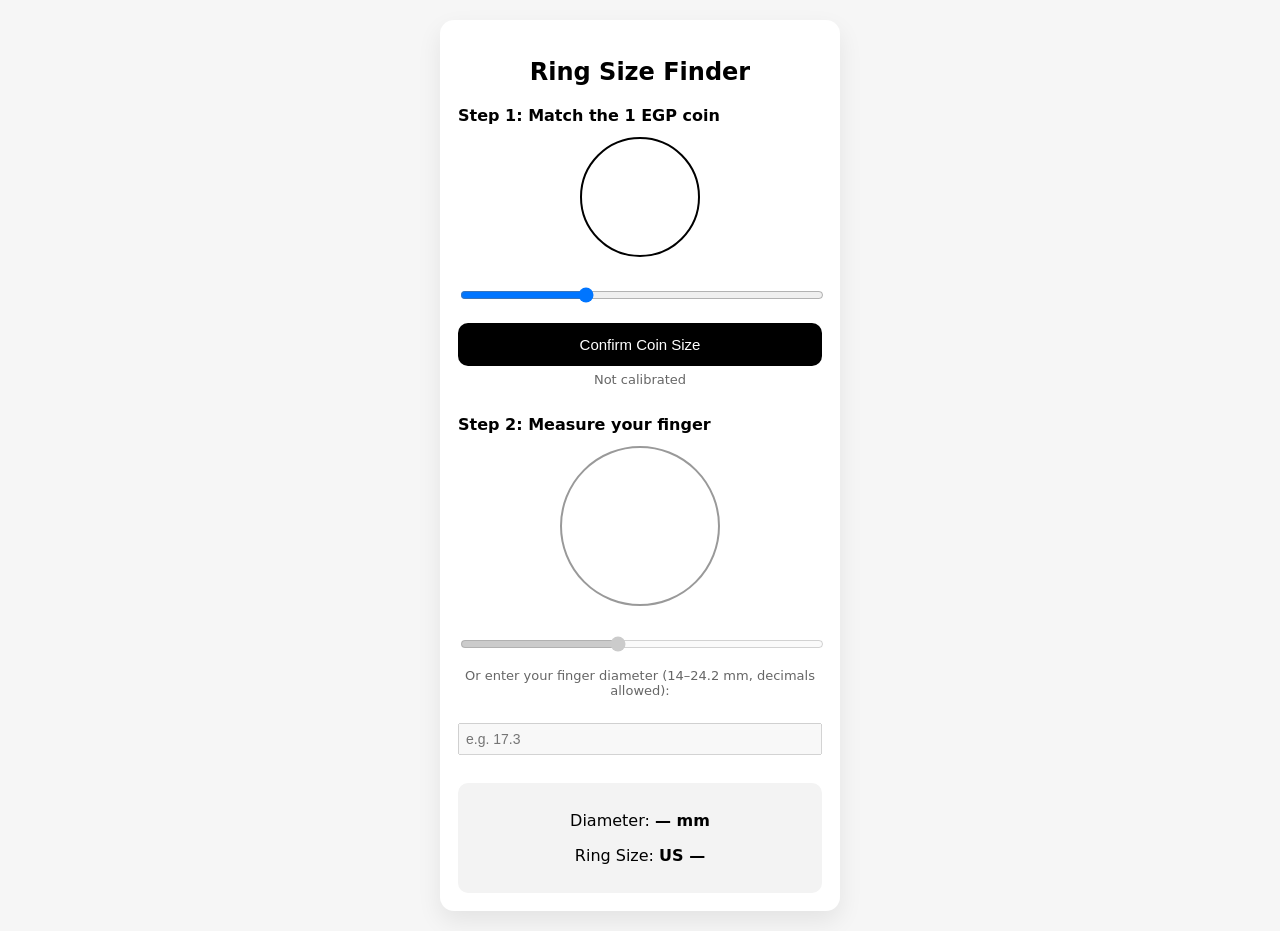
<file: Sizer.html>
<!DOCTYPE html>
<html lang="en">
<head>
<meta charset="UTF-8">
<meta name="viewport" content="width=device-width, initial-scale=1.0">
<title>Ring Size Finder</title>
<style>
  * { box-sizing: border-box; }
  body { margin: 0; padding: 0; background: #f6f6f6; font-family: system-ui, sans-serif; }
  .ring-sizer { max-width: 400px; margin: 20px auto; background: #fff; padding: 18px; border-radius: 14px; box-shadow: 0 10px 25px rgba(0,0,0,0.08); }
  h2 { text-align: center; margin-bottom: 20px; }
  .step { margin-bottom: 28px; }
  .step-title { font-weight: 600; margin-bottom: 10px; }
  .circle { margin: 12px auto; border: 2px solid #000; border-radius: 50%; transition: width 0.15s ease, height 0.15s ease; }
  #coin { width: 120px; height: 120px; max-width: 80vw; max-height: 80vw; }
  #finger { width: 160px; height: 160px; max-width: 90vw; max-height: 90vw; }
  .disabled { opacity: 0.4; }
  input[type="range"], input[type="text"] { width: 100%; margin-top: 12px; padding: 6px; font-size: 14px; }
  button { width: 100%; padding: 13px; margin-top: 10px; font-size: 15px; border-radius: 10px; border: none; cursor: pointer; }
  #lockBtn { background: #000; color: #fff; }
  #resetBtn { background: #fff; color: #000; border: 1px solid #000; display: none; }
  button:disabled { background: #aaa; cursor: not-allowed; }
  .hint { font-size: 13px; color: #666; text-align: center; margin-top: 6px; }
  .result { text-align: center; padding: 12px; background: #f3f3f3; border-radius: 10px; }
  @media (max-width: 480px) { .ring-sizer { padding: 12px; } button { font-size: 14px; padding: 12px; } }
</style>
</head>
<body>

<div class="ring-sizer">
  <h2>Ring Size Finder</h2>

  <!-- STEP 1: Coin Calibration -->
  <div class="step">
    <p class="step-title">Step 1: Match the 1 EGP coin</p>
    <div class="circle" id="coin"></div>
    <input type="range" min="80" max="200" value="120" id="coinSlider">
    <button id="lockBtn">Confirm Coin Size</button>
    <button id="resetBtn">Recalibrate</button>
    <p class="hint" id="status">Not calibrated</p>
  </div>

  <!-- STEP 2: Finger Measurement -->
  <div class="step">
    <p class="step-title">Step 2: Measure your finger</p>
    <div class="circle disabled" id="finger"></div>
    <input type="range" min="100" max="240" value="160" id="fingerSlider" disabled>
    <p class="hint">Or enter your finger diameter (14–24.2 mm, decimals allowed):</p>
    <input type="text" id="mmInput" disabled placeholder="e.g. 17.3">
  </div>

  <!-- RESULT -->
  <div class="result">
    <p>Diameter: <strong><span id="mm">—</span> mm</strong></p>
    <p>Ring Size: <strong>US <span id="size">—</span></strong></p>
  </div>
</div>

<script>
const coin = document.getElementById("coin");
const finger = document.getElementById("finger");
const coinSlider = document.getElementById("coinSlider");
const fingerSlider = document.getElementById("fingerSlider");
const mmInput = document.getElementById("mmInput");
const lockBtn = document.getElementById("lockBtn");
const resetBtn = document.getElementById("resetBtn");
const mmText = document.getElementById("mm");
const sizeText = document.getElementById("size");
const statusText = document.getElementById("status");

let pxPerMM = null;
let locked = false;

function getRingSizeTable() {
  return [
    { mm: 14.0, us: 3 },
    { mm: 14.8, us: 4 },
    { mm: 15.2, us: 4.5 },
    { mm: 15.6, us: 5 },
    { mm: 16.0, us: 5.5 },
    { mm: 16.5, us: 6 },
    { mm: 16.9, us: 6.5 },
    { mm: 17.3, us: 7 },
    { mm: 17.7, us: 7.5 },
    { mm: 18.2, us: 8 },
    { mm: 18.6, us: 8.5 },
    { mm: 19.0, us: 9 },
    { mm: 19.4, us: 9.5 },
    { mm: 19.8, us: 10 },
    { mm: 20.2, us: 10.5 },
    { mm: 20.6, us: 11 },
    { mm: 21.0, us: 11.5 },
    { mm: 21.4, us: 12 },
    { mm: 21.8, us: 12.5 },
    { mm: 22.2, us: 13 },
    { mm: 22.6, us: 13.5 },
    { mm: 23.0, us: 14 },
    { mm: 23.4, us: 14.5 },
    { mm: 23.8, us: 15 },
    { mm: 24.2, us: 15.5 }
  ];
}

const maxDiameterMM = Math.max(...getRingSizeTable().map(r => r.mm));

/* STEP 1 — COIN CALIBRATION */
coinSlider.addEventListener("input", () => {
  if (locked) return;
  const px = coinSlider.value;
  coin.style.width = px + "px";
  coin.style.height = px + "px";
});

/* LOCK CALIBRATION */
lockBtn.addEventListener("click", () => {
  const px = coinSlider.value;
  pxPerMM = px / 25; // 1 EGP coin = 25mm
  locked = true;

  coinSlider.disabled = true;
  lockBtn.disabled = true;

  fingerSlider.disabled = false;
  mmInput.disabled = false;
  finger.classList.remove("disabled");
  resetBtn.style.display = "block";

  fingerSlider.max = maxDiameterMM * pxPerMM;

  statusText.textContent = "Calibration locked ✔";
  statusText.style.color = "green";
});

/* RECALIBRATE */
resetBtn.addEventListener("click", () => {
  locked = false;
  pxPerMM = null;

  coinSlider.disabled = false;
  coinSlider.value = 120;
  coin.style.width = "120px";
  coin.style.height = "120px";

  fingerSlider.disabled = true;
  mmInput.disabled = true;
  fingerSlider.value = 160;
  finger.style.width = "160px";
  finger.style.height = "160px";
  finger.classList.add("disabled");

  mmText.textContent = "—";
  sizeText.textContent = "—";
  mmInput.value = "";

  lockBtn.disabled = false;
  resetBtn.style.display = "none";

  statusText.textContent = "Not calibrated";
  statusText.style.color = "#666";
});

/* UPDATE FINGER CIRCLE AND RESULT */
function updateFinger(px) {
  finger.style.width = px + "px";
  finger.style.height = px + "px";
  const diameter = (px / pxPerMM).toFixed(2);
  mmText.textContent = diameter;
  sizeText.textContent = getRingSize(diameter);
}

// Slider input
fingerSlider.addEventListener("input", () => {
  if (!locked) return;
  updateFinger(fingerSlider.value);
});

// Text input: freely type anything, decimals allowed
mmInput.addEventListener("input", () => {
  if (!locked) return;

  // Parse safely only if valid number
  let parsed = parseFloat(mmInput.value.replace(",", "."));
  if (isNaN(parsed)) return; // allow free typing, don't overwrite invalid text

  // Cap max
  if (parsed > 24.2) parsed = 24.2;

  const px = parsed * pxPerMM;
  fingerSlider.value = px;
  updateFinger(px);
});

/* GET RING SIZE */
function getRingSize(mm) {
  const table = getRingSizeTable();
  return table.reduce((a,b) =>
    Math.abs(b.mm - mm) < Math.abs(a.mm - mm) ? b : a
  ).us;
}
</script>

</body>
</html>
</file>
